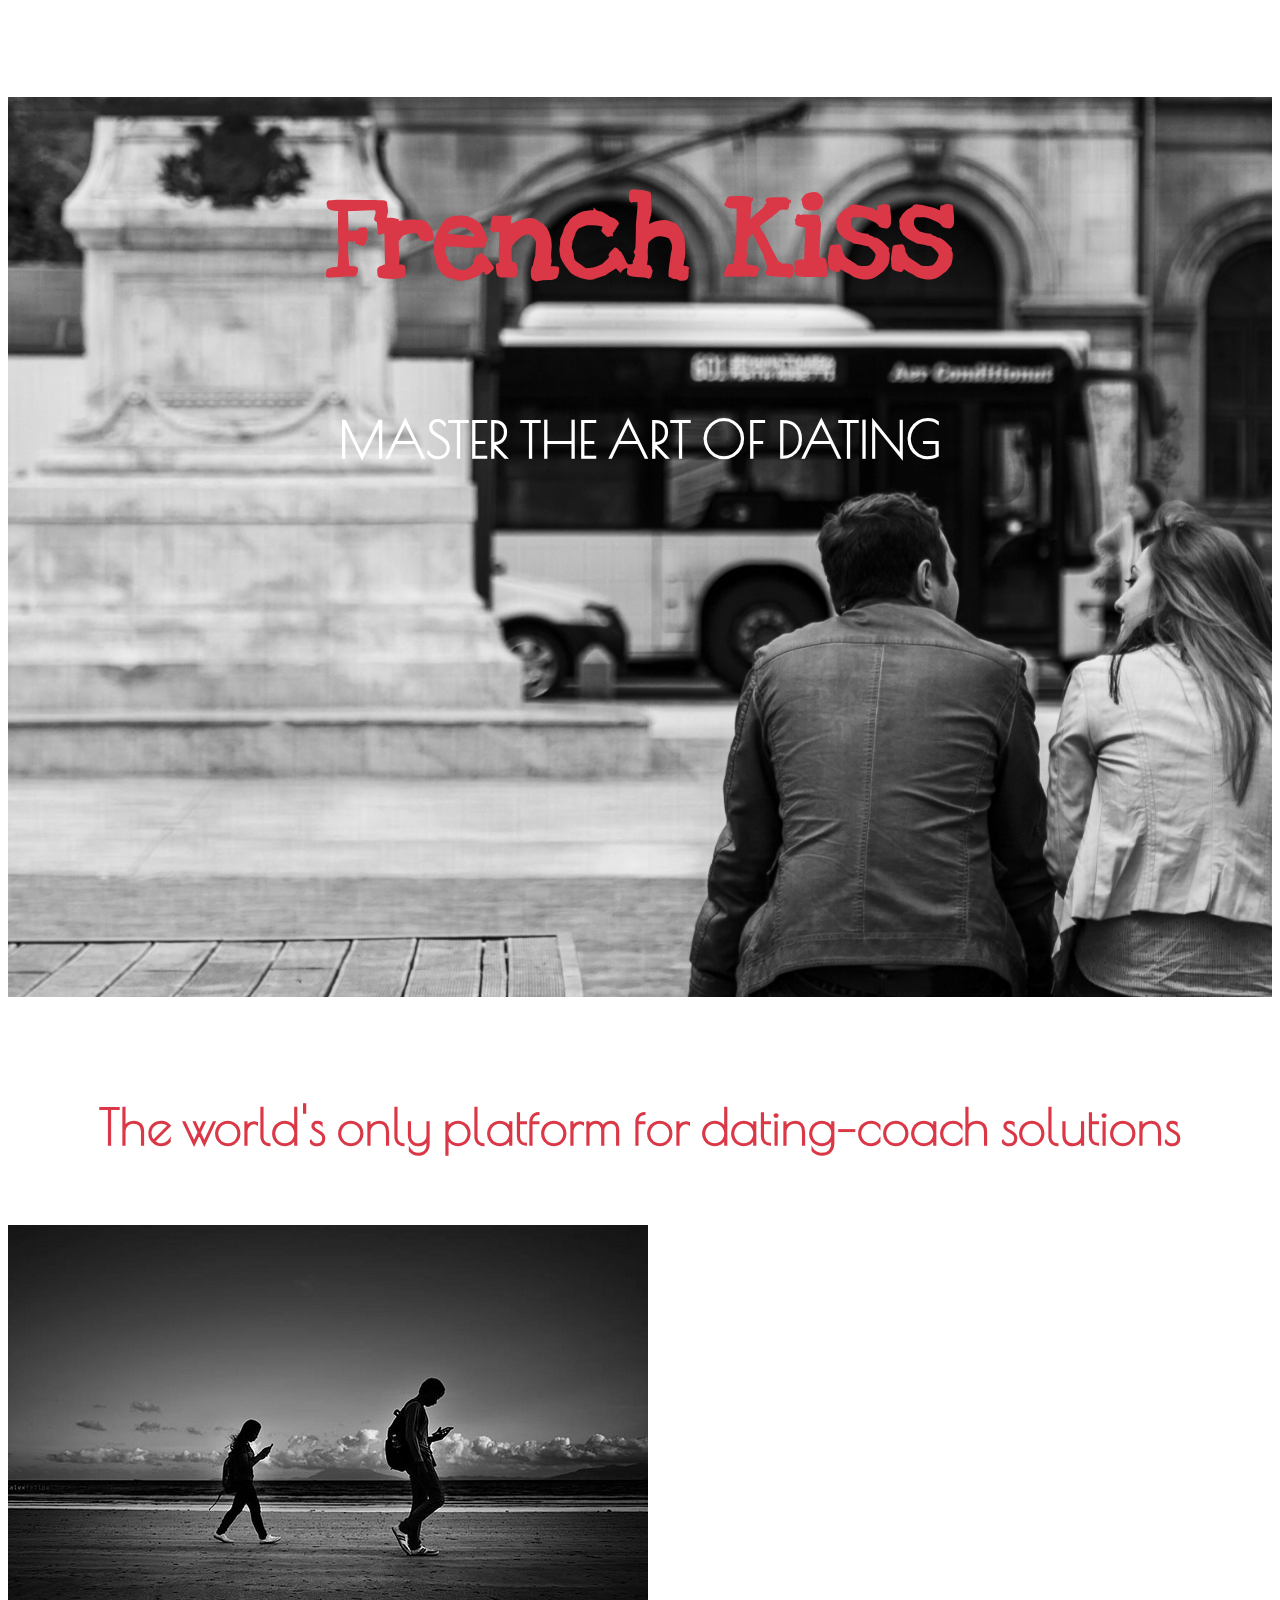
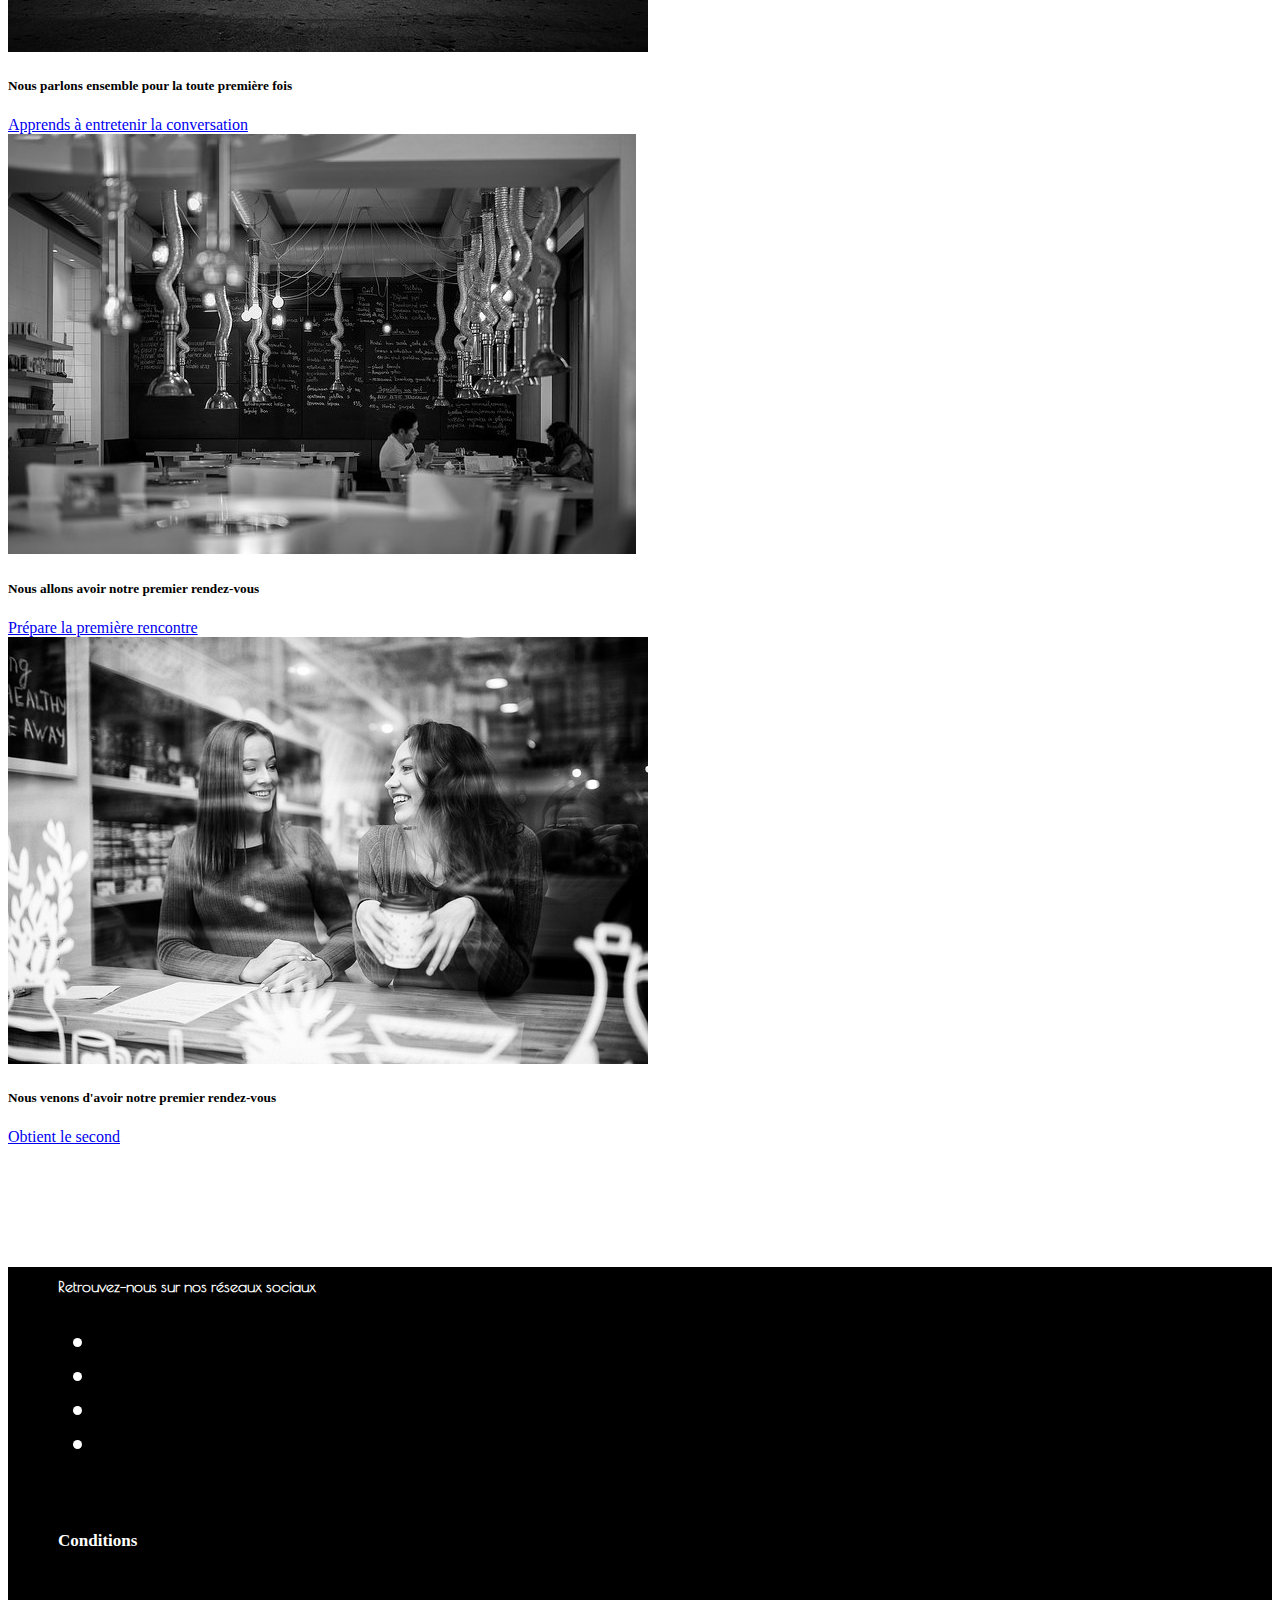
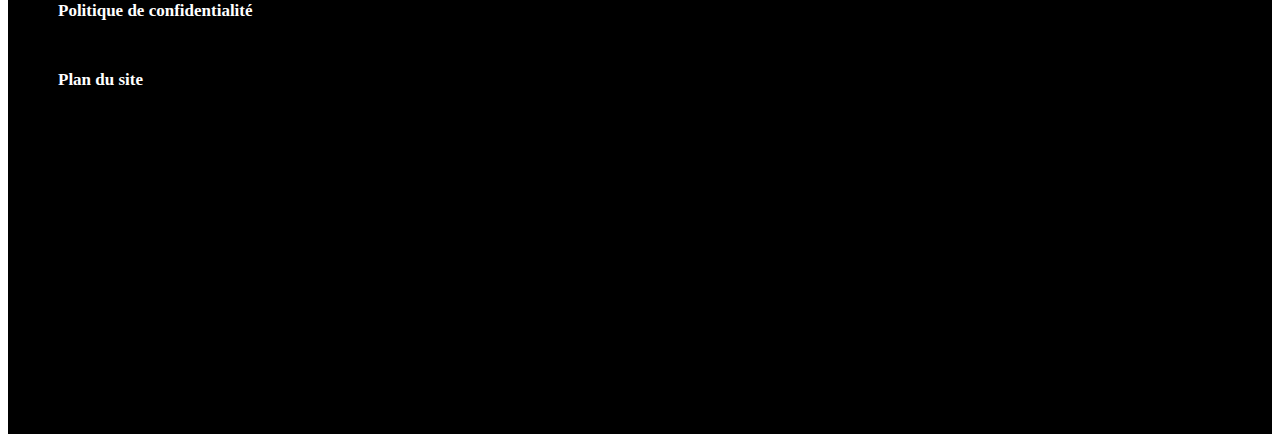
<file: index.html>
<!doctype html>
<html lang="en">
  <head>
    <!-- Required meta tags -->
    <meta charset="utf-8">
    <meta name="viewport" content="width=device-width, initial-scale=1, shrink-to-fit=no">
    <!-- Bootstrap CSS -->
    <link rel="stylesheet" href="https://stackpath.bootstrapcdn.com/bootstrap/4.1.0/css/bootstrap.min.css" integrity="sha384-9gVQ4dYFwwWSjIDZnLEWnxCjeSWFphJiwGPXr1jddIhOegiu1FwO5qRGvFXOdJZ4" crossorigin="anonymous">
    <title>French Kiss</title>
    <link rel="stylesheet" type="text/css" href="style.css">
    <link href="https://fonts.googleapis.com/css?family=Gugi|Love+Ya+Like+A+Sister|Pacifico" rel="stylesheet">
    <link href="https://fonts.googleapis.com/css?family=Poiret+One" rel="stylesheet">
    <link rel="stylesheet" href="https://use.fontawesome.com/releases/v5.0.10/css/all.css" integrity="sha384-+d0P83n9kaQMCwj8F4RJB66tzIwOKmrdb46+porD/OvrJ+37WqIM7UoBtwHO6Nlg" crossorigin="anonymous">
    <!-- Global site tag (gtag.js) - Google Analytics -->
<script async src="https://www.googletagmanager.com/gtag/js?id=UA-117924818-2"></script>
<script>
  window.dataLayer = window.dataLayer || [];
  function gtag(){dataLayer.push(arguments);}
  gtag('js', new Date());

  gtag('config', 'UA-117924818-2');
  ga('send', 'pageview', [page], [fieldsObject]);

</script>

  </head>
  <body>
    <div id="bannerup">
      <h2 class= "h2"> French Kiss</h2>
      <h2 class="myh2">MASTER THE ART OF DATING</h2>
    </div>
    <h3> <stong> The world's only platform for dating-coach solutions</stong> </h3>
    <div class="container">
      <div class="row">
        <div class="col-12 col-sm-6 col-lg-4">
          <div class="card text-center">
            <img class="card-img-top" src="images/tel.jpg" alt="Card image cap">
            <div class="card-body">
              <h5 class="card-title"> Nous parlons ensemble pour la toute première fois </h5>
              <a href="https://damien971.github.io/French-Kiss/CoachFrenchKiss" class="btn btn-danger">Apprends à entretenir la conversation</a>
            </div>
          </div>
        </div>
        <div class="col-12 col-sm-6 col-lg-4">
          <div class="card text-center">
            <img class="card-img-top" src="images/first.png" alt="Card image cap">
            <div class="card-body">
              <h5 class="card-title"> Nous allons avoir notre premier rendez-vous </h5>
              <a href="#" class="btn btn-danger">Prépare la première rencontre</a>
            </div>
          </div>
        </div>
        <div class="col-12 col-sm-6 col-lg-4">
          <div class="card text-center">
            <img class="card-img-top" src="images/talk.jpg" alt="Card image cap">
            <div class="card-body">
              <h5 class="card-title"> Nous venons d'avoir notre premier rendez-vous </h5>
              <a href="#" class="btn btn-danger">Obtient le second</a>
            </div>
          </div>
        </div>
      </div>
    </div>
    <div id="banner2">
      <div class="container-fluid">
        <div class="row">
          <div class="col-12 col-sm-6 col-lg-6">
            
            <h4 class="myh4"> Retrouvez-nous sur nos réseaux sociaux </h4>
            <ul class="list-inline">
              <li class="list-inline-item mr10"> <a href="https://www.facebook.com/" target=_blank><i class="fab fa-facebook-f white-icon"> </i> </a> </li>
              <li class="list-inline-item mr10"> <a href="https://www.twitter.com/" target=_blank> <i class="fab fa-twitter white-icon"></i> </a></li>
              <li class="list-inline-item mr10"> <a href="https://www.instagram.com/" target=_blank><i class="fab fa-instagram white-icon"></i> </a></li>
              <li class="list-inline-item mr10"> <a href="https://www.youtube.com/" target=_blank><i class="fab fa-youtube white-icon"></i> <a> </li>
            </ul>

            <h6> Conditions </h6>
            <h6> Politique de confidentialité </h6>
            <h6> Plan du site </h6>
          </div>

          <div class="col-12 col-sm-6 col-lg-6 text-right no-padding" >
            <iframe src="https://www.google.com/maps/embed?pb=!1m18!1m12!1m3!1d2906.909365235619!2d5.431372315443468!3d43.232359887559504!2m3!1f0!2f0!3f0!3m2!1i1024!2i768!4f13.1!3m3!1m2!1s0x12c9b90077246ae3%3A0x5f16d29ed1aba70!2sKEDGE+Business+School!5e0!3m2!1sfr!2sfr!4v1523956236963" width="500" height="300" frameborder="0" style="border:0" allowfullscreen></iframe>
          </div>
        </div>
      </div>
    </div>
    
  </body>
</html>
</file>
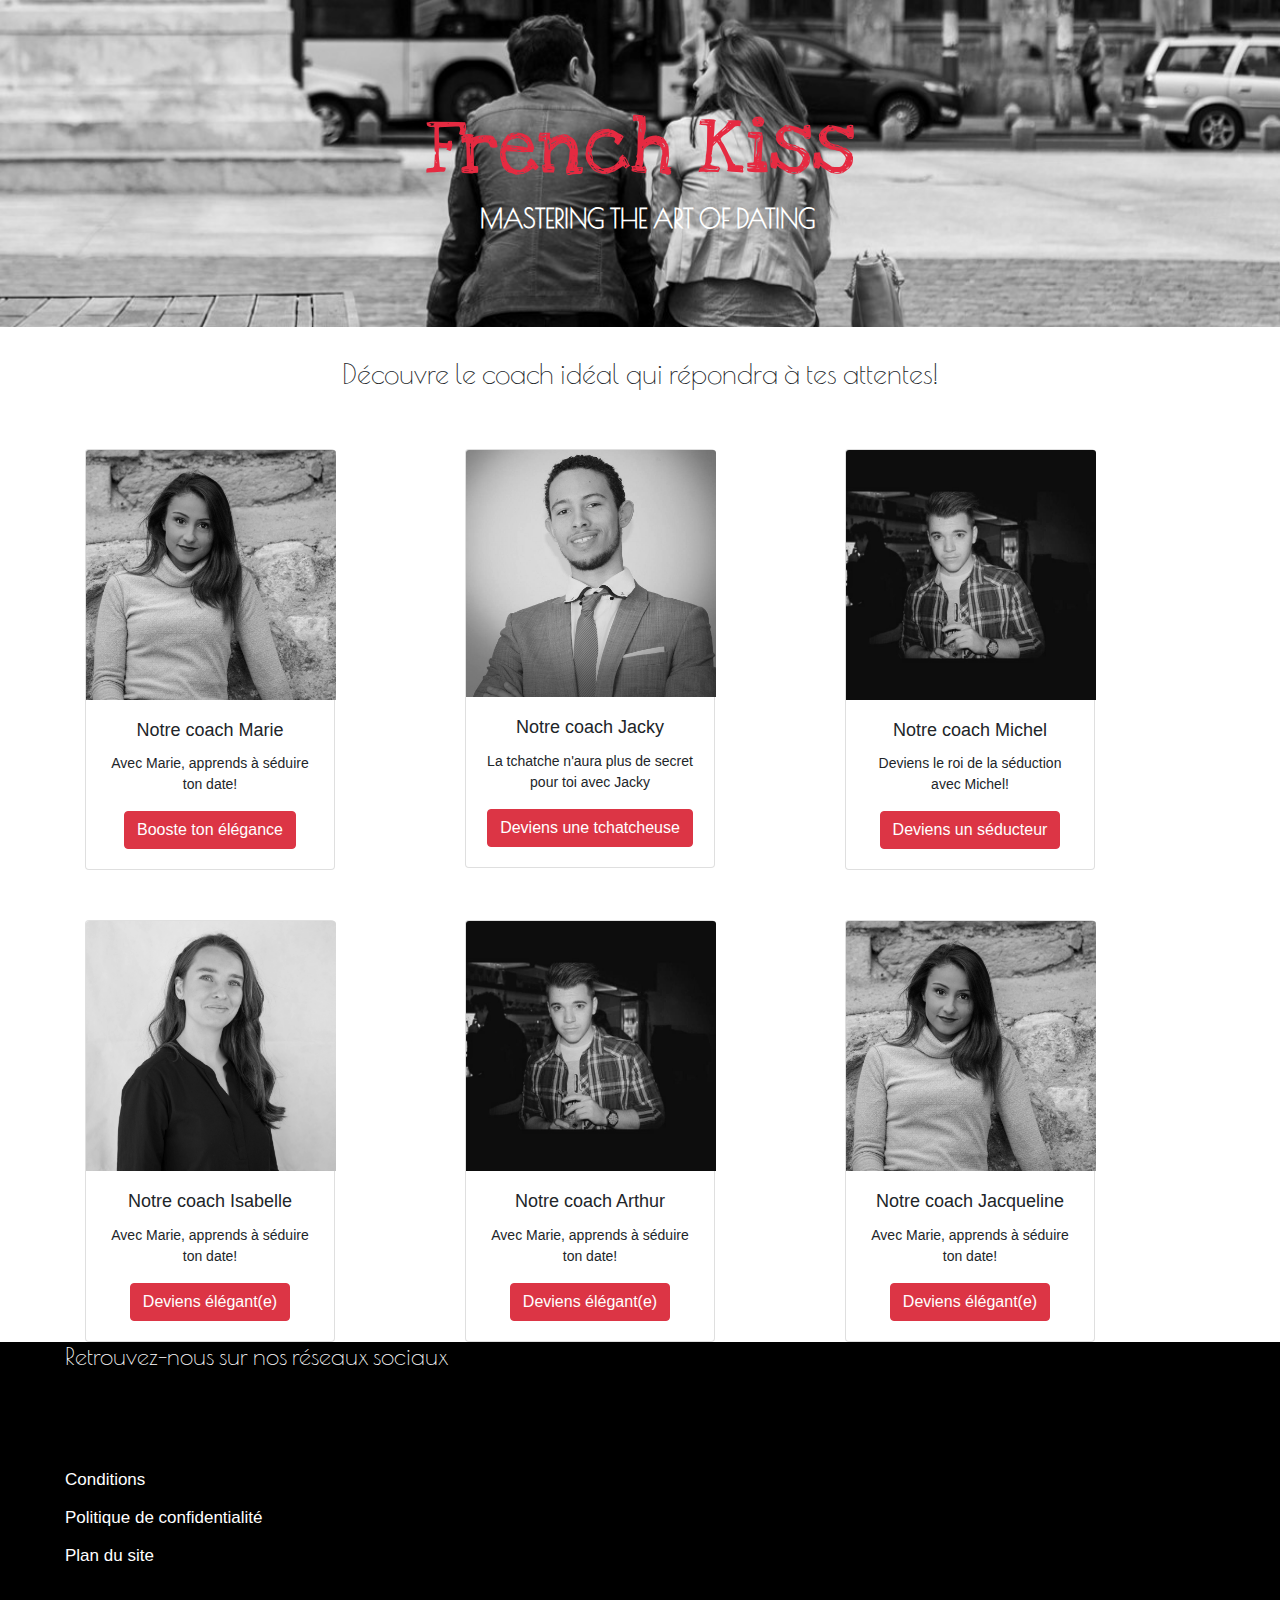
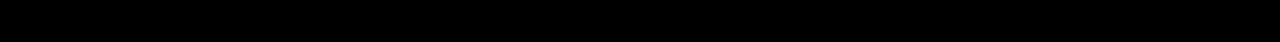
<file: CoachFrenchKiss.html>
<DOCTYPE html>
<html>
	<head>
		<link href="https://fonts.googleapis.com/css?family=Indie+Flower|Stylish" rel="stylesheet">
		<link rel="stylesheet" href="https://use.fontawesome.com/releases/v5.0.9/css/all.css" integrity="sha384-5SOiIsAziJl6AWe0HWRKTXlfcSHKmYV4RBF18PPJ173Kzn7jzMyFuTtk8JA7QQG1" crossorigin="anonymous">
		<link rel="stylesheet" href="https://maxcdn.bootstrapcdn.com/bootstrap/4.0.0/css/bootstrap.min.css" integrity="sha384-Gn5384xqQ1aoWXA+058RXPxPg6fy4IWvTNh0E263XmFcJlSAwiGgFAW/dAiS6JXm" crossorigin="anonymous">
		<link href="https://fonts.googleapis.com/css?family=Love+Ya+Like+A+Sister|Pacifico" rel="stylesheet">
		<link href="https://fonts.googleapis.com/css?family=Poiret+One" rel="stylesheet">
		<link rel="stylesheet" href="FKstyle.css">
	</head>
	<body>
		<div id="banner">
			<h1>French Kiss </h1></li>
			<h2 id="master"><strong>MASTERING THE ART OF DATING </h2></strong>
		</div>
		<h3>Découvre le coach idéal qui répondra à tes attentes!</h3>
		<div class="container">
			<div class="row coach">
				<div class="col-12 col-md-12 col-xl-4">
					<div class="card text-center">
						<img class="card-img-top" src="image/marie.jpg" alt="Card image cap" id="marie">
						<div class="card-body">
							<h5 class="card-title">Notre coach Marie</h5>
							<p class="card-text">Avec Marie, apprends à séduire ton date!</p>
							<a href="https://damien971.github.io/French-Kiss/coach_booking" class="btn btn-danger">Booste ton élégance</a>
						</div>
					</div>
				</div>
				<div class="col-12 col-md-12 col-xl-4">
					<div class="card text-center">
						<img class="card-img-top" src="image/damien.jpg" alt="Card image cap" id="damien">
						<div class="card-body">
							<h5 class="card-title">Notre coach Jacky</h5>
							<p class="card-text">La tchatche n'aura plus de secret pour toi avec Jacky </p>
							<a href="French-Kiss/coach_booking.html" class="btn btn-danger">Deviens une tchatcheuse</a>
						</div>
					</div>
				</div>
				<div class="col-12 col-md-12 col-xl-4">
					<div class="card text-center">
						<img class="card-img-top" src="image/arthur.jpg" alt="Card image cap" id="arthur">
						<div class="card-body">
							<h5 class="card-title">Notre coach Michel</h5>
							<p class="card-text">Deviens le roi de la séduction avec Michel!</p>
							<a href="#" class="btn btn-danger">Deviens un séducteur</a>
						</div>
					</div>
				</div>
				<div class="col-12 col-md-12 col-xl-4 ligne2">
					<div class="card text-center">
						<img class="card-img-top" src="image/isa.jpg" alt="Card image cap" id="isa">
						<div class="card-body">
							<h5 class="card-title">Notre coach Isabelle</h5>
							<p class="card-text">Avec Marie, apprends à séduire ton date!</p>
							<a href="#" class="btn btn-danger">Deviens élégant(e)</a>
						</div>
					</div>
				</div>
				<div class="col-12 col-md-12 col-xl-4 ligne2">
					<div class="card text-center">
						<img class="card-img-top" src="image/arthur.jpg" alt="Card image cap" id="arthur">
						<div class="card-body">
							<h5 class="card-title">Notre coach Arthur</h5>
							<p class="card-text">Avec Marie, apprends à séduire ton date!</p>
							<a href="#" class="btn btn-danger">Deviens élégant(e)</a>
						</div>
					</div>
				</div>
				<div class="col-12 col-md-12 col-xl-4 ligne2">
					<div class="card text-center">
						<img class="card-img-top" src="image/marie.jpg" alt="Card image cap" id="marie">
						<div class="card-body">
							<h5 class="card-title">Notre coach Jacqueline</h5>
							<p class="card-text">Avec Marie, apprends à séduire ton date!</p>
							<a href="#" class="btn btn-danger">Deviens élégant(e)</a>
						</div>
					</div>
				</div>
			</div>
		</div>
				<div id="banner2">
					<div class="container-fluid">
						<div class="row">
							<div class="col-12 col-sm-6 col-lg-6">
								<h4>Retrouvez-nous sur nos réseaux sociaux </h4>
								<ul class="list-inline">
									<li class="list-inline-item mr10"> <a href="https://www.facebook.com/" target=_blank><i class="fab fa-facebook-f white-icon"> </i> </a> </li>
									<li class="list-inline-item mr10"> <a href="https://www.twitter.com/" target=_blank> <i class="fab fa-twitter white-icon"></i> </a></li>
									<li class="list-inline-item mr10"> <a href="https://www.instagram.com/" target=_blank><i class="fab fa-instagram white-icon"></i> </a></li>
									<li class="list-inline-item mr10"> <a href="https://www.youtube.com/" target=_blank><i class="fab fa-youtube white-icon"></i> </a> </li>
								</ul>
								<h6> Conditions </h6>
								<h6> Politique de confidentialité </h6>
								<h6> Plan du site </h6>
							</div>
							<div class="col-12 col-sm-6 col-lg-6 text-right no-padding" >
								<iframe src="https://www.google.com/maps/embed?pb=!1m18!1m12!1m3!1d2906.909365235619!2d5.431372315443468!3d43.232359887559504!2m3!1f0!2f0!3f0!3m2!1i1024!2i768!4f13.1!3m3!1m2!1s0x12c9b90077246ae3%3A0x5f16d29ed1aba70!2sKEDGE+Business+School!5e0!3m2!1sfr!2sfr!4v1523956236963" width="500" height="300" frameborder="0" style="border:0" allowfullscreen></iframe>
							</div>
						</div>
					</div>
				</div>
			</div>
		</div>	
	</body>
</html>
</file>
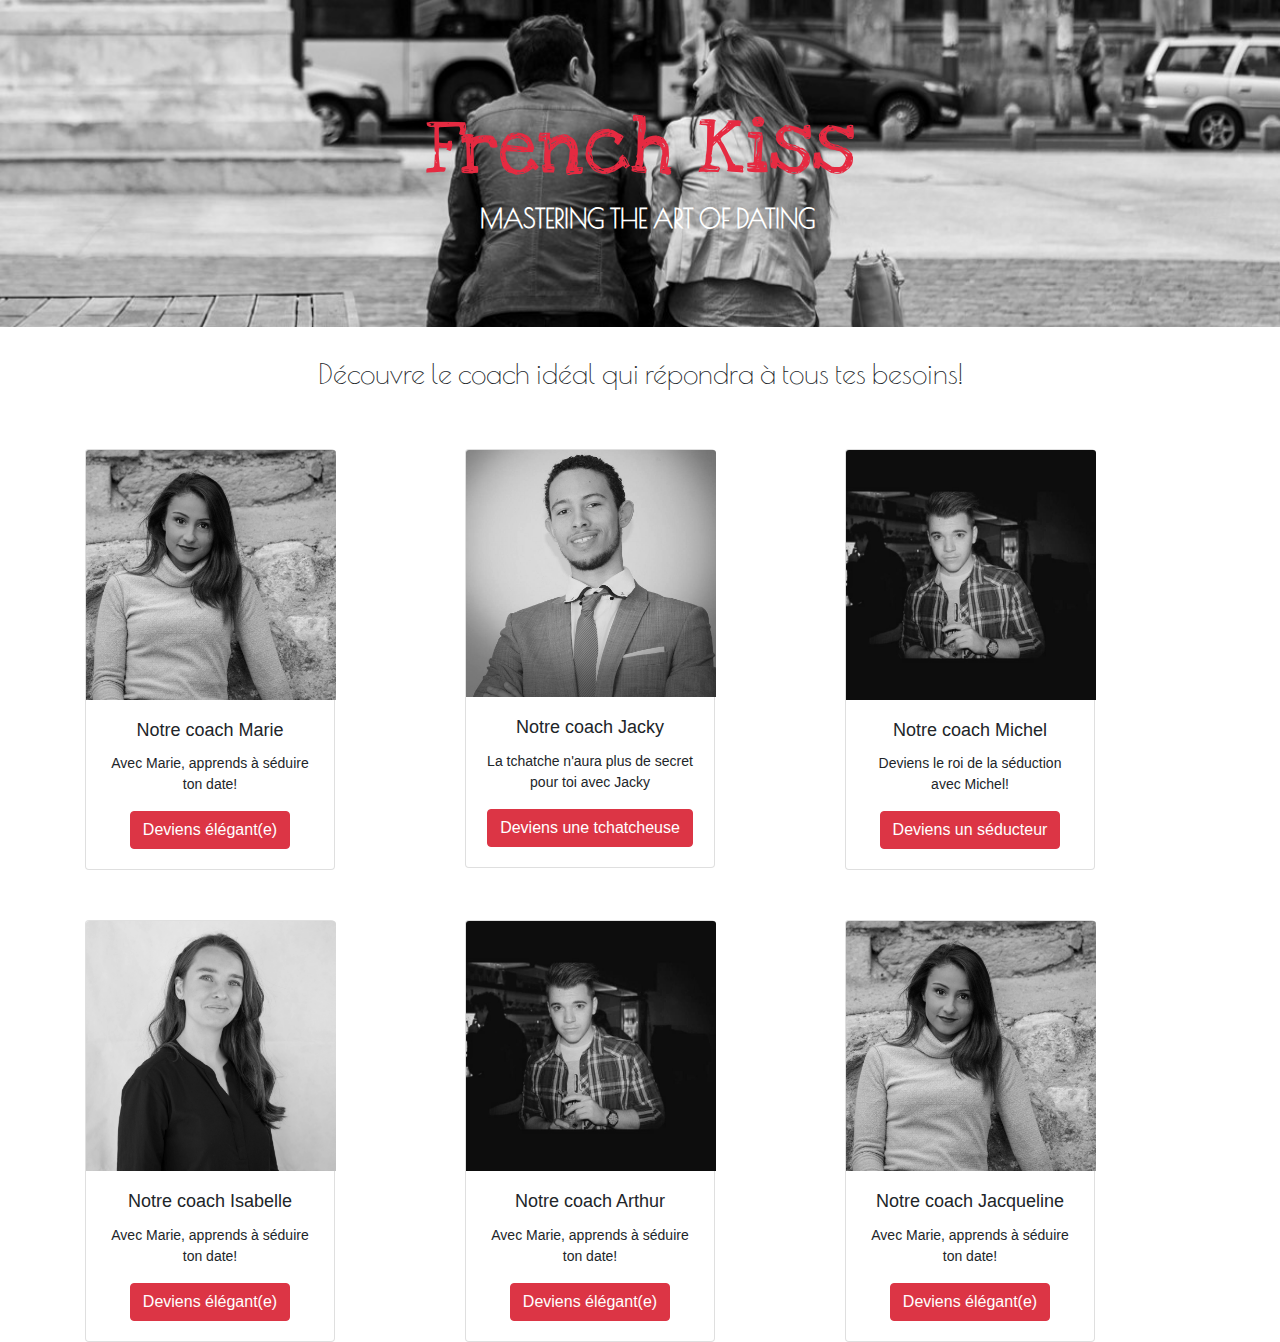
<file: page2FK.html>
<DOCTYPE html>
<html>
	<head>
		<link href="https://fonts.googleapis.com/css?family=Indie+Flower|Stylish" rel="stylesheet">
		<link rel="stylesheet" href="https://use.fontawesome.com/releases/v5.0.9/css/all.css" integrity="sha384-5SOiIsAziJl6AWe0HWRKTXlfcSHKmYV4RBF18PPJ173Kzn7jzMyFuTtk8JA7QQG1" crossorigin="anonymous">
		<link rel="stylesheet" href="https://maxcdn.bootstrapcdn.com/bootstrap/4.0.0/css/bootstrap.min.css" integrity="sha384-Gn5384xqQ1aoWXA+058RXPxPg6fy4IWvTNh0E263XmFcJlSAwiGgFAW/dAiS6JXm" crossorigin="anonymous">
		<link href="https://fonts.googleapis.com/css?family=Love+Ya+Like+A+Sister|Pacifico" rel="stylesheet">
		<link href="https://fonts.googleapis.com/css?family=Poiret+One" rel="stylesheet">

		<link rel="stylesheet" href="FKstyle.css">

	</head>
	<body>
		<div id="banner">
			<h1>French Kiss </h1></li>
			<h2 id="master"><strong>MASTERING THE ART OF DATING </h2></strong>
			
		</div>
		<h3>Découvre le coach idéal qui répondra à tous tes besoins!</h3>
		<div class="container">
			<div class="row coach">
				<div class="col-12 col-md-12 col-xl-4">
					<div class="card text-center">
					  <img class="card-img-top" src="image/marie.jpg" alt="Card image cap" id="marie">
					  <div class="card-body">
					    <h5 class="card-title">Notre coach Marie</h5>
					    <p class="card-text">Avec Marie, apprends à séduire ton date!</p>
					    <a href="#" class="btn btn-danger">Deviens élégant(e)</a>
					  </div>
					</div>
				</div>
				<div class="col-12 col-md-12 col-xl-4">
					<div class="card text-center">
					  <img class="card-img-top" src="image/damien.jpg" alt="Card image cap" id="damien">
					  <div class="card-body">
					    <h5 class="card-title">Notre coach Jacky</h5>
					    <p class="card-text">La tchatche n'aura plus de secret pour toi avec Jacky </p>
					    <a href="French-Kiss/coach_booking.html" class="btn btn-danger">Deviens une tchatcheuse</a>
					  </div>
					</div>
				</div>
				<div class="col-12 col-md-12 col-xl-4">
					<div class="card text-center">
					  <img class="card-img-top" src="image/arthur.jpg" alt="Card image cap" id="arthur">
					  <div class="card-body">
					    <h5 class="card-title">Notre coach Michel</h5>
					    <p class="card-text">Deviens le roi de la séduction avec Michel!</p>
					    <a href="#" class="btn btn-danger">Deviens un séducteur</a>
					  </div>
					</div>
				</div>
				<div class="col-12 col-md-12 col-xl-4 ligne2">
					<div class="card text-center">
					  <img class="card-img-top" src="image/isa.jpg" alt="Card image cap" id="isa">
					  <div class="card-body">
					    <h5 class="card-title">Notre coach Isabelle</h5>
					    <p class="card-text">Avec Marie, apprends à séduire ton date!</p>
					    <a href="#" class="btn btn-danger">Deviens élégant(e)</a>
					  </div>
					</div>
				</div>
				<div class="col-12 col-md-12 col-xl-4 ligne2">
					<div class="card text-center">
					  <img class="card-img-top" src="image/arthur.jpg" alt="Card image cap" id="arthur">
					  <div class="card-body">
					    <h5 class="card-title">Notre coach Arthur</h5>
					    <p class="card-text">Avec Marie, apprends à séduire ton date!</p>
					    <a href="#" class="btn btn-danger">Deviens élégant(e)</a>
					  </div>
					</div>
				</div>
				<div class="col-12 col-md-12 col-xl-4 ligne2">
					<div class="card text-center">
					  <img class="card-img-top" src="image/marie.jpg" alt="Card image cap" id="marie">
					  <div class="card-body">
					    <h5 class="card-title">Notre coach Jacqueline</h5>
					    <p class="card-text">Avec Marie, apprends à séduire ton date!</p>
					    <a href="#" class="btn btn-danger">Deviens élégant(e)</a>
					  </div>
					</div>
				</div>
			
				<!-- <div class="col-12 col-md-12 col-xl-4">
					<img src="image/damien.jpg" alt="coach" width="200" class="image" id="damien">
					<p>Concrétise ta soirée</p>
				</div>
				<div class="col-12 col-md-12 col-xl-4">
					<img src="image/arthur.jpg" alt="coach" width="200" class="image" id="arthur">
					<p>Soigne ton apparence</p>
				</div>
				<div class="col-12 col-md-12 col-xl-4">
					<img src="image/isa.jpg" alt="coach" width="200" class="image" id="isa">
					<p>Débloque ta timidité </p>
				</div>
				<div class="col-12 col-md-12 col-xl-4">
					<img src="image/arthur.jpg" alt="coach" width="200" class="image" id="arthur">
				</div>
				<div class="col-12 col-md-12 col-xl-4">
					<img src="image/marie.jpg" alt="coach" width="200" class="image" id="marie">
				</div> -->
			</div>
		</div>


		
		

	</body>
</html>
</file>
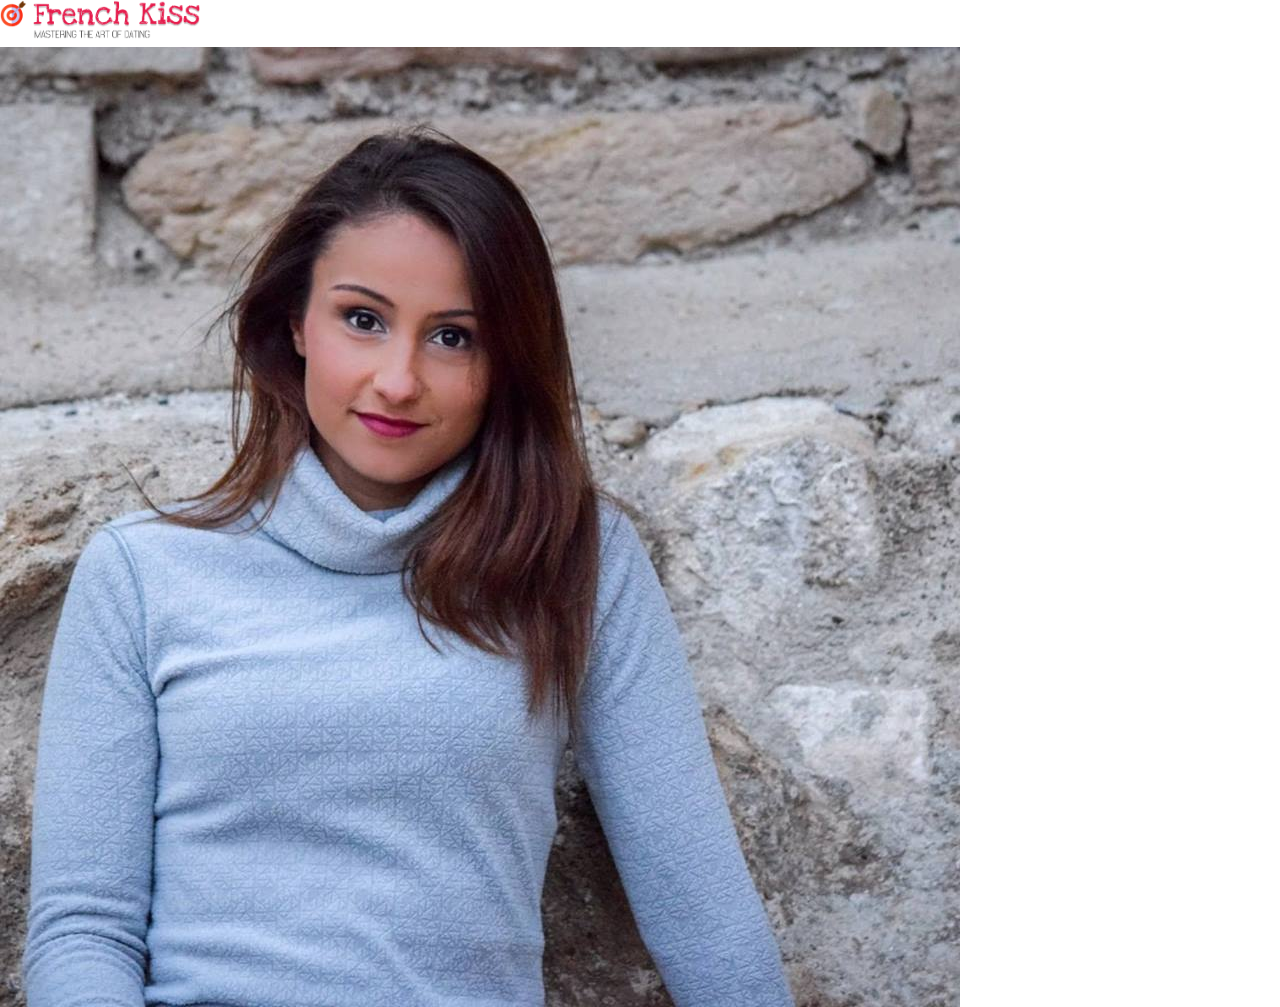
<file: images/Coach booking.html>
<!DOCTYPE html>
<!-- saved from url=(0090)file:///C:/Users/SESA468896/Documents/GitHub/French-Kiss/CoachBooking/Coach%20booking.html -->
<html><head><meta http-equiv="Content-Type" content="text/html; charset=UTF-8">

		</head><body><tittle> <img src="./Coach booking_files/FrenchKissLogo.png" width="200px"> </tittle>
		
		<link rel="stylesheet" href="./Coach booking_files/all.css" integrity="sha384-5SOiIsAziJl6AWe0HWRKTXlfcSHKmYV4RBF18PPJ173Kzn7jzMyFuTtk8JA7QQG1" crossorigin="anonymous">
		<link rel="stylesheet" href="./Coach booking_files/bootstrap.min.css" integrity="sha384-Gn5384xqQ1aoWXA+058RXPxPg6fy4IWvTNh0E263XmFcJlSAwiGgFAW/dAiS6JXm" crossorigin="anonymous">
		<link rel="stylesheet" href="./Coach booking_files/style.css">
		<meta name="viewport" content="width=device-width, initial-scale=1, shrink-to-fit=no">
		<link href="./Coach booking_files/css" rel="stylesheet">
		<link href="./Coach booking_files/css(1)" rel="stylesheet">
		<link rel="stylesheet" href="./Coach booking_files/all.css" integrity="sha384-5SOiIsAziJl6AWe0HWRKTXlfcSHKmYV4RBF18PPJ173Kzn7jzMyFuTtk8JA7QQG1" crossorigin="anonymous">
		<link rel="stylesheet" href="./Coach booking_files/bootstrap.min.css" integrity="sha384-Gn5384xqQ1aoWXA+058RXPxPg6fy4IWvTNh0E263XmFcJlSAwiGgFAW/dAiS6JXm" crossorigin="anonymous">
		<link rel="stylesheet" href="./Coach booking_files/style.css">
		<link href="./Coach booking_files/css(2)" rel="stylesheet">

	



	
		<h1 class="CoachMarie">
		</h1>
		<img src="./Coach booking_files/CoachMarie.jpg">
		



	


</body></html>
</file>
<file: style.css>
.h2{
font-family: 'Love Ya Like A Sister', cursive;
color: rgb(219, 56, 71);
font-size: 117px;
padding-top: 70px;
}
.h2M{
font-family: 'Love Ya Like A Sister', cursive;
color: rgb(219, 56, 71);
font-size: 80px;
padding-top: 40px;
}
h3{
font-family: 'Poiret One', cursive;
color: rgb(219, 56, 71);
text-align: center;
font-size: 50px;
padding-top: 50px;
}
#bannerup {
background-image: url(images/date_kiss.jpg);
text-align: center;
font-family: 'Poiret One', cursive;
height: 100vh;
background-repeat: no-repeat;
background-size: cover;
size: 100px;
}
#bannerupmarie {
background-image: url(images/banner_marie.jpg);
text-align: center;
font-family: 'Poiret One', cursive;
background-repeat: no-repeat;
background-size: cover;
size: 75px;
}
.myh2 {
color:white;
font-size: 50px;
}
.myh2M {
color:white;
font-size: 25px;
padding-bottom: 50px;
}
.container{
padding-top: 20px;
padding-bottom: 100px;
}
.myh4{
color:white;
font-family: 'Poiret One', cursive;
margin-left: 50px;
padding-top: 10px;
}
#banner2{
background-color: black;
}
.list-inline{
color:white;
font-size: 30px;
padding-bottom: 20px;
text-align: left;
text-align: justify-all;
margin-left: 50px;
}
h6{
color:white;
font-size: 17px;
padding-top: 10px;
margin-left: 50px;
}
.no-padding{
padding:0px;
}
.mr10{
margin-right: 30px;
}
.white-icon{
color:white;
}
}
.CoachMarie {
padding-top:25px;
padding-bottom: 25px;
padding-left: 25px}
#photoMarie{
filter: grayscale(100%);
border-radius: 50%;
}
.testimonials_names{font-size: 30px}
h2{font-size: 10px}
h1{
font-family: 'Poiret One', cursive;
font-size: 30px;
text-align: center;
color: rgb(219, 56, 71);
}
.bookingmarie{
padding-top:20px;
padding-bottom:20px;
}
.photomarie{
text-align: center;
border-radius:50%;
}
#banner{
background-image: url(images/frenchkisscoaching.jpg);
padding-top:20px;
padding-bottom:20px;
}
</file>
<file: FKstyle.css>
FKstyle.css
.image {
	
	border-radius: 50%;
}
#marie {
	
	
	width : 250px;
	
	filter: grayscale(100%);
}
#damien {
	
	width : 250px;
	filter: grayscale(100%);
}
#arthur {
	
	width : 250px;
	filter: grayscale(100%);
}
#isa {
	
	width: 250px;
	filter: grayscale(100%);
}
h1 {
	font-family: 'Love Ya Like A Sister', cursive;
	color: #E62A41;
	font-size : 80px;
	padding-top: 15px;

}
h2 {
	font-family: 'Poiret One', cursive;
	font-size: 25px;
	padding-left: 15px;
	color: white;
}
h3 {
	font-family: 'Poiret One', cursive;
	text-align: center;
	padding-top: 30px;
}
.card {
	width : 250px;
	min-height: 45%;
}
#logo {
	width : 50px;
}


.coach {
	padding-top: 50px;
}
.card-title {
	font-size: 18px;
}
.card-text {
	font-size: 14px;
}
.ligne2 {
	padding-top: 50px;
}


#banner {
	padding-top: 85px;
	padding-bottom: 85px;
	text-align: center;
	background-image : url(image/banner.jpg);
	background-size: cover;
}
h4 {
	color:white;
	font-family: 'Poiret One', cursive;
	margin-left: 50px;
}
#banner2{
	background-color: black;
	background-size: cover;
}
.list-inline{
	color:white;
	font-size: 30px;
	padding-bottom: 20px;
	margin-left: 50px;
}
h6{
	color:white;
	font-size: 17px;
	padding-top: 10px;
	margin-left: 50px;
}
.no-padding{
	padding:0px;
}
.mr10{
	margin-right: 30px;
}
.white-icon{
	color:white;
}
</file>
<file: images/Coach booking_files/style.css>
#logo{
}
#CoachMarie {
	padding-top:25px;
	padding-bottom: 25px;
	padding-left: 25px;
	border-radius: 50%;
}
#banner {
	padding-top: 85px;
	padding-bottom: 85px;
	text-align: center;
	background-image : url(image/banner.jpg);
	background-size: cover;
}
</file>
<file: images/Coach booking_files/all.css>
/*!
 * Font Awesome Free 5.0.9 by @fontawesome - https://fontawesome.com
 * License - https://fontawesome.com/license (Icons: CC BY 4.0, Fonts: SIL OFL 1.1, Code: MIT License)
 */
.fa,.fab,.fal,.far,.fas{-moz-osx-font-smoothing:grayscale;-webkit-font-smoothing:antialiased;display:inline-block;font-style:normal;font-variant:normal;text-rendering:auto;line-height:1}.fa-lg{font-size:1.33333em;line-height:.75em;vertical-align:-.0667em}.fa-xs{font-size:.75em}.fa-sm{font-size:.875em}.fa-1x{font-size:1em}.fa-2x{font-size:2em}.fa-3x{font-size:3em}.fa-4x{font-size:4em}.fa-5x{font-size:5em}.fa-6x{font-size:6em}.fa-7x{font-size:7em}.fa-8x{font-size:8em}.fa-9x{font-size:9em}.fa-10x{font-size:10em}.fa-fw{text-align:center;width:1.25em}.fa-ul{list-style-type:none;margin-left:2.5em;padding-left:0}.fa-ul>li{position:relative}.fa-li{left:-2em;position:absolute;text-align:center;width:2em;line-height:inherit}.fa-border{border:.08em solid #eee;border-radius:.1em;padding:.2em .25em .15em}.fa-pull-left{float:left}.fa-pull-right{float:right}.fa.fa-pull-left,.fab.fa-pull-left,.fal.fa-pull-left,.far.fa-pull-left,.fas.fa-pull-left{margin-right:.3em}.fa.fa-pull-right,.fab.fa-pull-right,.fal.fa-pull-right,.far.fa-pull-right,.fas.fa-pull-right{margin-left:.3em}.fa-spin{-webkit-animation:a 2s infinite linear;animation:a 2s infinite linear}.fa-pulse{-webkit-animation:a 1s infinite steps(8);animation:a 1s infinite steps(8)}@-webkit-keyframes a{0%{-webkit-transform:rotate(0deg);transform:rotate(0deg)}to{-webkit-transform:rotate(1turn);transform:rotate(1turn)}}@keyframes a{0%{-webkit-transform:rotate(0deg);transform:rotate(0deg)}to{-webkit-transform:rotate(1turn);transform:rotate(1turn)}}.fa-rotate-90{-ms-filter:"progid:DXImageTransform.Microsoft.BasicImage(rotation=1)";-webkit-transform:rotate(90deg);transform:rotate(90deg)}.fa-rotate-180{-ms-filter:"progid:DXImageTransform.Microsoft.BasicImage(rotation=2)";-webkit-transform:rotate(180deg);transform:rotate(180deg)}.fa-rotate-270{-ms-filter:"progid:DXImageTransform.Microsoft.BasicImage(rotation=3)";-webkit-transform:rotate(270deg);transform:rotate(270deg)}.fa-flip-horizontal{-ms-filter:"progid:DXImageTransform.Microsoft.BasicImage(rotation=0, mirror=1)";-webkit-transform:scaleX(-1);transform:scaleX(-1)}.fa-flip-vertical{-webkit-transform:scaleY(-1);transform:scaleY(-1)}.fa-flip-horizontal.fa-flip-vertical,.fa-flip-vertical{-ms-filter:"progid:DXImageTransform.Microsoft.BasicImage(rotation=2, mirror=1)"}.fa-flip-horizontal.fa-flip-vertical{-webkit-transform:scale(-1);transform:scale(-1)}:root .fa-flip-horizontal,:root .fa-flip-vertical,:root .fa-rotate-90,:root .fa-rotate-180,:root .fa-rotate-270{-webkit-filter:none;filter:none}.fa-stack{display:inline-block;height:2em;line-height:2em;position:relative;vertical-align:middle;width:2em}.fa-stack-1x,.fa-stack-2x{left:0;position:absolute;text-align:center;width:100%}.fa-stack-1x{line-height:inherit}.fa-stack-2x{font-size:2em}.fa-inverse{color:#fff}.fa-500px:before{content:"\f26e"}.fa-accessible-icon:before{content:"\f368"}.fa-accusoft:before{content:"\f369"}.fa-address-book:before{content:"\f2b9"}.fa-address-card:before{content:"\f2bb"}.fa-adjust:before{content:"\f042"}.fa-adn:before{content:"\f170"}.fa-adversal:before{content:"\f36a"}.fa-affiliatetheme:before{content:"\f36b"}.fa-algolia:before{content:"\f36c"}.fa-align-center:before{content:"\f037"}.fa-align-justify:before{content:"\f039"}.fa-align-left:before{content:"\f036"}.fa-align-right:before{content:"\f038"}.fa-allergies:before{content:"\f461"}.fa-amazon:before{content:"\f270"}.fa-amazon-pay:before{content:"\f42c"}.fa-ambulance:before{content:"\f0f9"}.fa-american-sign-language-interpreting:before{content:"\f2a3"}.fa-amilia:before{content:"\f36d"}.fa-anchor:before{content:"\f13d"}.fa-android:before{content:"\f17b"}.fa-angellist:before{content:"\f209"}.fa-angle-double-down:before{content:"\f103"}.fa-angle-double-left:before{content:"\f100"}.fa-angle-double-right:before{content:"\f101"}.fa-angle-double-up:before{content:"\f102"}.fa-angle-down:before{content:"\f107"}.fa-angle-left:before{content:"\f104"}.fa-angle-right:before{content:"\f105"}.fa-angle-up:before{content:"\f106"}.fa-angrycreative:before{content:"\f36e"}.fa-angular:before{content:"\f420"}.fa-app-store:before{content:"\f36f"}.fa-app-store-ios:before{content:"\f370"}.fa-apper:before{content:"\f371"}.fa-apple:before{content:"\f179"}.fa-apple-pay:before{content:"\f415"}.fa-archive:before{content:"\f187"}.fa-arrow-alt-circle-down:before{content:"\f358"}.fa-arrow-alt-circle-left:before{content:"\f359"}.fa-arrow-alt-circle-right:before{content:"\f35a"}.fa-arrow-alt-circle-up:before{content:"\f35b"}.fa-arrow-circle-down:before{content:"\f0ab"}.fa-arrow-circle-left:before{content:"\f0a8"}.fa-arrow-circle-right:before{content:"\f0a9"}.fa-arrow-circle-up:before{content:"\f0aa"}.fa-arrow-down:before{content:"\f063"}.fa-arrow-left:before{content:"\f060"}.fa-arrow-right:before{content:"\f061"}.fa-arrow-up:before{content:"\f062"}.fa-arrows-alt:before{content:"\f0b2"}.fa-arrows-alt-h:before{content:"\f337"}.fa-arrows-alt-v:before{content:"\f338"}.fa-assistive-listening-systems:before{content:"\f2a2"}.fa-asterisk:before{content:"\f069"}.fa-asymmetrik:before{content:"\f372"}.fa-at:before{content:"\f1fa"}.fa-audible:before{content:"\f373"}.fa-audio-description:before{content:"\f29e"}.fa-autoprefixer:before{content:"\f41c"}.fa-avianex:before{content:"\f374"}.fa-aviato:before{content:"\f421"}.fa-aws:before{content:"\f375"}.fa-backward:before{content:"\f04a"}.fa-balance-scale:before{content:"\f24e"}.fa-ban:before{content:"\f05e"}.fa-band-aid:before{content:"\f462"}.fa-bandcamp:before{content:"\f2d5"}.fa-barcode:before{content:"\f02a"}.fa-bars:before{content:"\f0c9"}.fa-baseball-ball:before{content:"\f433"}.fa-basketball-ball:before{content:"\f434"}.fa-bath:before{content:"\f2cd"}.fa-battery-empty:before{content:"\f244"}.fa-battery-full:before{content:"\f240"}.fa-battery-half:before{content:"\f242"}.fa-battery-quarter:before{content:"\f243"}.fa-battery-three-quarters:before{content:"\f241"}.fa-bed:before{content:"\f236"}.fa-beer:before{content:"\f0fc"}.fa-behance:before{content:"\f1b4"}.fa-behance-square:before{content:"\f1b5"}.fa-bell:before{content:"\f0f3"}.fa-bell-slash:before{content:"\f1f6"}.fa-bicycle:before{content:"\f206"}.fa-bimobject:before{content:"\f378"}.fa-binoculars:before{content:"\f1e5"}.fa-birthday-cake:before{content:"\f1fd"}.fa-bitbucket:before{content:"\f171"}.fa-bitcoin:before{content:"\f379"}.fa-bity:before{content:"\f37a"}.fa-black-tie:before{content:"\f27e"}.fa-blackberry:before{content:"\f37b"}.fa-blind:before{content:"\f29d"}.fa-blogger:before{content:"\f37c"}.fa-blogger-b:before{content:"\f37d"}.fa-bluetooth:before{content:"\f293"}.fa-bluetooth-b:before{content:"\f294"}.fa-bold:before{content:"\f032"}.fa-bolt:before{content:"\f0e7"}.fa-bomb:before{content:"\f1e2"}.fa-book:before{content:"\f02d"}.fa-bookmark:before{content:"\f02e"}.fa-bowling-ball:before{content:"\f436"}.fa-box:before{content:"\f466"}.fa-box-open:before{content:"\f49e"}.fa-boxes:before{content:"\f468"}.fa-braille:before{content:"\f2a1"}.fa-briefcase:before{content:"\f0b1"}.fa-briefcase-medical:before{content:"\f469"}.fa-btc:before{content:"\f15a"}.fa-bug:before{content:"\f188"}.fa-building:before{content:"\f1ad"}.fa-bullhorn:before{content:"\f0a1"}.fa-bullseye:before{content:"\f140"}.fa-burn:before{content:"\f46a"}.fa-buromobelexperte:before{content:"\f37f"}.fa-bus:before{content:"\f207"}.fa-buysellads:before{content:"\f20d"}.fa-calculator:before{content:"\f1ec"}.fa-calendar:before{content:"\f133"}.fa-calendar-alt:before{content:"\f073"}.fa-calendar-check:before{content:"\f274"}.fa-calendar-minus:before{content:"\f272"}.fa-calendar-plus:before{content:"\f271"}.fa-calendar-times:before{content:"\f273"}.fa-camera:before{content:"\f030"}.fa-camera-retro:before{content:"\f083"}.fa-capsules:before{content:"\f46b"}.fa-car:before{content:"\f1b9"}.fa-caret-down:before{content:"\f0d7"}.fa-caret-left:before{content:"\f0d9"}.fa-caret-right:before{content:"\f0da"}.fa-caret-square-down:before{content:"\f150"}.fa-caret-square-left:before{content:"\f191"}.fa-caret-square-right:before{content:"\f152"}.fa-caret-square-up:before{content:"\f151"}.fa-caret-up:before{content:"\f0d8"}.fa-cart-arrow-down:before{content:"\f218"}.fa-cart-plus:before{content:"\f217"}.fa-cc-amazon-pay:before{content:"\f42d"}.fa-cc-amex:before{content:"\f1f3"}.fa-cc-apple-pay:before{content:"\f416"}.fa-cc-diners-club:before{content:"\f24c"}.fa-cc-discover:before{content:"\f1f2"}.fa-cc-jcb:before{content:"\f24b"}.fa-cc-mastercard:before{content:"\f1f1"}.fa-cc-paypal:before{content:"\f1f4"}.fa-cc-stripe:before{content:"\f1f5"}.fa-cc-visa:before{content:"\f1f0"}.fa-centercode:before{content:"\f380"}.fa-certificate:before{content:"\f0a3"}.fa-chart-area:before{content:"\f1fe"}.fa-chart-bar:before{content:"\f080"}.fa-chart-line:before{content:"\f201"}.fa-chart-pie:before{content:"\f200"}.fa-check:before{content:"\f00c"}.fa-check-circle:before{content:"\f058"}.fa-check-square:before{content:"\f14a"}.fa-chess:before{content:"\f439"}.fa-chess-bishop:before{content:"\f43a"}.fa-chess-board:before{content:"\f43c"}.fa-chess-king:before{content:"\f43f"}.fa-chess-knight:before{content:"\f441"}.fa-chess-pawn:before{content:"\f443"}.fa-chess-queen:before{content:"\f445"}.fa-chess-rook:before{content:"\f447"}.fa-chevron-circle-down:before{content:"\f13a"}.fa-chevron-circle-left:before{content:"\f137"}.fa-chevron-circle-right:before{content:"\f138"}.fa-chevron-circle-up:before{content:"\f139"}.fa-chevron-down:before{content:"\f078"}.fa-chevron-left:before{content:"\f053"}.fa-chevron-right:before{content:"\f054"}.fa-chevron-up:before{content:"\f077"}.fa-child:before{content:"\f1ae"}.fa-chrome:before{content:"\f268"}.fa-circle:before{content:"\f111"}.fa-circle-notch:before{content:"\f1ce"}.fa-clipboard:before{content:"\f328"}.fa-clipboard-check:before{content:"\f46c"}.fa-clipboard-list:before{content:"\f46d"}.fa-clock:before{content:"\f017"}.fa-clone:before{content:"\f24d"}.fa-closed-captioning:before{content:"\f20a"}.fa-cloud:before{content:"\f0c2"}.fa-cloud-download-alt:before{content:"\f381"}.fa-cloud-upload-alt:before{content:"\f382"}.fa-cloudscale:before{content:"\f383"}.fa-cloudsmith:before{content:"\f384"}.fa-cloudversify:before{content:"\f385"}.fa-code:before{content:"\f121"}.fa-code-branch:before{content:"\f126"}.fa-codepen:before{content:"\f1cb"}.fa-codiepie:before{content:"\f284"}.fa-coffee:before{content:"\f0f4"}.fa-cog:before{content:"\f013"}.fa-cogs:before{content:"\f085"}.fa-columns:before{content:"\f0db"}.fa-comment:before{content:"\f075"}.fa-comment-alt:before{content:"\f27a"}.fa-comment-dots:before{content:"\f4ad"}.fa-comment-slash:before{content:"\f4b3"}.fa-comments:before{content:"\f086"}.fa-compass:before{content:"\f14e"}.fa-compress:before{content:"\f066"}.fa-connectdevelop:before{content:"\f20e"}.fa-contao:before{content:"\f26d"}.fa-copy:before{content:"\f0c5"}.fa-copyright:before{content:"\f1f9"}.fa-couch:before{content:"\f4b8"}.fa-cpanel:before{content:"\f388"}.fa-creative-commons:before{content:"\f25e"}.fa-credit-card:before{content:"\f09d"}.fa-crop:before{content:"\f125"}.fa-crosshairs:before{content:"\f05b"}.fa-css3:before{content:"\f13c"}.fa-css3-alt:before{content:"\f38b"}.fa-cube:before{content:"\f1b2"}.fa-cubes:before{content:"\f1b3"}.fa-cut:before{content:"\f0c4"}.fa-cuttlefish:before{content:"\f38c"}.fa-d-and-d:before{content:"\f38d"}.fa-dashcube:before{content:"\f210"}.fa-database:before{content:"\f1c0"}.fa-deaf:before{content:"\f2a4"}.fa-delicious:before{content:"\f1a5"}.fa-deploydog:before{content:"\f38e"}.fa-deskpro:before{content:"\f38f"}.fa-desktop:before{content:"\f108"}.fa-deviantart:before{content:"\f1bd"}.fa-diagnoses:before{content:"\f470"}.fa-digg:before{content:"\f1a6"}.fa-digital-ocean:before{content:"\f391"}.fa-discord:before{content:"\f392"}.fa-discourse:before{content:"\f393"}.fa-dna:before{content:"\f471"}.fa-dochub:before{content:"\f394"}.fa-docker:before{content:"\f395"}.fa-dollar-sign:before{content:"\f155"}.fa-dolly:before{content:"\f472"}.fa-dolly-flatbed:before{content:"\f474"}.fa-donate:before{content:"\f4b9"}.fa-dot-circle:before{content:"\f192"}.fa-dove:before{content:"\f4ba"}.fa-download:before{content:"\f019"}.fa-draft2digital:before{content:"\f396"}.fa-dribbble:before{content:"\f17d"}.fa-dribbble-square:before{content:"\f397"}.fa-dropbox:before{content:"\f16b"}.fa-drupal:before{content:"\f1a9"}.fa-dyalog:before{content:"\f399"}.fa-earlybirds:before{content:"\f39a"}.fa-edge:before{content:"\f282"}.fa-edit:before{content:"\f044"}.fa-eject:before{content:"\f052"}.fa-elementor:before{content:"\f430"}.fa-ellipsis-h:before{content:"\f141"}.fa-ellipsis-v:before{content:"\f142"}.fa-ember:before{content:"\f423"}.fa-empire:before{content:"\f1d1"}.fa-envelope:before{content:"\f0e0"}.fa-envelope-open:before{content:"\f2b6"}.fa-envelope-square:before{content:"\f199"}.fa-envira:before{content:"\f299"}.fa-eraser:before{content:"\f12d"}.fa-erlang:before{content:"\f39d"}.fa-ethereum:before{content:"\f42e"}.fa-etsy:before{content:"\f2d7"}.fa-euro-sign:before{content:"\f153"}.fa-exchange-alt:before{content:"\f362"}.fa-exclamation:before{content:"\f12a"}.fa-exclamation-circle:before{content:"\f06a"}.fa-exclamation-triangle:before{content:"\f071"}.fa-expand:before{content:"\f065"}.fa-expand-arrows-alt:before{content:"\f31e"}.fa-expeditedssl:before{content:"\f23e"}.fa-external-link-alt:before{content:"\f35d"}.fa-external-link-square-alt:before{content:"\f360"}.fa-eye:before{content:"\f06e"}.fa-eye-dropper:before{content:"\f1fb"}.fa-eye-slash:before{content:"\f070"}.fa-facebook:before{content:"\f09a"}.fa-facebook-f:before{content:"\f39e"}.fa-facebook-messenger:before{content:"\f39f"}.fa-facebook-square:before{content:"\f082"}.fa-fast-backward:before{content:"\f049"}.fa-fast-forward:before{content:"\f050"}.fa-fax:before{content:"\f1ac"}.fa-female:before{content:"\f182"}.fa-fighter-jet:before{content:"\f0fb"}.fa-file:before{content:"\f15b"}.fa-file-alt:before{content:"\f15c"}.fa-file-archive:before{content:"\f1c6"}.fa-file-audio:before{content:"\f1c7"}.fa-file-code:before{content:"\f1c9"}.fa-file-excel:before{content:"\f1c3"}.fa-file-image:before{content:"\f1c5"}.fa-file-medical:before{content:"\f477"}.fa-file-medical-alt:before{content:"\f478"}.fa-file-pdf:before{content:"\f1c1"}.fa-file-powerpoint:before{content:"\f1c4"}.fa-file-video:before{content:"\f1c8"}.fa-file-word:before{content:"\f1c2"}.fa-film:before{content:"\f008"}.fa-filter:before{content:"\f0b0"}.fa-fire:before{content:"\f06d"}.fa-fire-extinguisher:before{content:"\f134"}.fa-firefox:before{content:"\f269"}.fa-first-aid:before{content:"\f479"}.fa-first-order:before{content:"\f2b0"}.fa-firstdraft:before{content:"\f3a1"}.fa-flag:before{content:"\f024"}.fa-flag-checkered:before{content:"\f11e"}.fa-flask:before{content:"\f0c3"}.fa-flickr:before{content:"\f16e"}.fa-flipboard:before{content:"\f44d"}.fa-fly:before{content:"\f417"}.fa-folder:before{content:"\f07b"}.fa-folder-open:before{content:"\f07c"}.fa-font:before{content:"\f031"}.fa-font-awesome:before{content:"\f2b4"}.fa-font-awesome-alt:before{content:"\f35c"}.fa-font-awesome-flag:before{content:"\f425"}.fa-fonticons:before{content:"\f280"}.fa-fonticons-fi:before{content:"\f3a2"}.fa-football-ball:before{content:"\f44e"}.fa-fort-awesome:before{content:"\f286"}.fa-fort-awesome-alt:before{content:"\f3a3"}.fa-forumbee:before{content:"\f211"}.fa-forward:before{content:"\f04e"}.fa-foursquare:before{content:"\f180"}.fa-free-code-camp:before{content:"\f2c5"}.fa-freebsd:before{content:"\f3a4"}.fa-frown:before{content:"\f119"}.fa-futbol:before{content:"\f1e3"}.fa-gamepad:before{content:"\f11b"}.fa-gavel:before{content:"\f0e3"}.fa-gem:before{content:"\f3a5"}.fa-genderless:before{content:"\f22d"}.fa-get-pocket:before{content:"\f265"}.fa-gg:before{content:"\f260"}.fa-gg-circle:before{content:"\f261"}.fa-gift:before{content:"\f06b"}.fa-git:before{content:"\f1d3"}.fa-git-square:before{content:"\f1d2"}.fa-github:before{content:"\f09b"}.fa-github-alt:before{content:"\f113"}.fa-github-square:before{content:"\f092"}.fa-gitkraken:before{content:"\f3a6"}.fa-gitlab:before{content:"\f296"}.fa-gitter:before{content:"\f426"}.fa-glass-martini:before{content:"\f000"}.fa-glide:before{content:"\f2a5"}.fa-glide-g:before{content:"\f2a6"}.fa-globe:before{content:"\f0ac"}.fa-gofore:before{content:"\f3a7"}.fa-golf-ball:before{content:"\f450"}.fa-goodreads:before{content:"\f3a8"}.fa-goodreads-g:before{content:"\f3a9"}.fa-google:before{content:"\f1a0"}.fa-google-drive:before{content:"\f3aa"}.fa-google-play:before{content:"\f3ab"}.fa-google-plus:before{content:"\f2b3"}.fa-google-plus-g:before{content:"\f0d5"}.fa-google-plus-square:before{content:"\f0d4"}.fa-google-wallet:before{content:"\f1ee"}.fa-graduation-cap:before{content:"\f19d"}.fa-gratipay:before{content:"\f184"}.fa-grav:before{content:"\f2d6"}.fa-gripfire:before{content:"\f3ac"}.fa-grunt:before{content:"\f3ad"}.fa-gulp:before{content:"\f3ae"}.fa-h-square:before{content:"\f0fd"}.fa-hacker-news:before{content:"\f1d4"}.fa-hacker-news-square:before{content:"\f3af"}.fa-hand-holding:before{content:"\f4bd"}.fa-hand-holding-heart:before{content:"\f4be"}.fa-hand-holding-usd:before{content:"\f4c0"}.fa-hand-lizard:before{content:"\f258"}.fa-hand-paper:before{content:"\f256"}.fa-hand-peace:before{content:"\f25b"}.fa-hand-point-down:before{content:"\f0a7"}.fa-hand-point-left:before{content:"\f0a5"}.fa-hand-point-right:before{content:"\f0a4"}.fa-hand-point-up:before{content:"\f0a6"}.fa-hand-pointer:before{content:"\f25a"}.fa-hand-rock:before{content:"\f255"}.fa-hand-scissors:before{content:"\f257"}.fa-hand-spock:before{content:"\f259"}.fa-hands:before{content:"\f4c2"}.fa-hands-helping:before{content:"\f4c4"}.fa-handshake:before{content:"\f2b5"}.fa-hashtag:before{content:"\f292"}.fa-hdd:before{content:"\f0a0"}.fa-heading:before{content:"\f1dc"}.fa-headphones:before{content:"\f025"}.fa-heart:before{content:"\f004"}.fa-heartbeat:before{content:"\f21e"}.fa-hips:before{content:"\f452"}.fa-hire-a-helper:before{content:"\f3b0"}.fa-history:before{content:"\f1da"}.fa-hockey-puck:before{content:"\f453"}.fa-home:before{content:"\f015"}.fa-hooli:before{content:"\f427"}.fa-hospital:before{content:"\f0f8"}.fa-hospital-alt:before{content:"\f47d"}.fa-hospital-symbol:before{content:"\f47e"}.fa-hotjar:before{content:"\f3b1"}.fa-hourglass:before{content:"\f254"}.fa-hourglass-end:before{content:"\f253"}.fa-hourglass-half:before{content:"\f252"}.fa-hourglass-start:before{content:"\f251"}.fa-houzz:before{content:"\f27c"}.fa-html5:before{content:"\f13b"}.fa-hubspot:before{content:"\f3b2"}.fa-i-cursor:before{content:"\f246"}.fa-id-badge:before{content:"\f2c1"}.fa-id-card:before{content:"\f2c2"}.fa-id-card-alt:before{content:"\f47f"}.fa-image:before{content:"\f03e"}.fa-images:before{content:"\f302"}.fa-imdb:before{content:"\f2d8"}.fa-inbox:before{content:"\f01c"}.fa-indent:before{content:"\f03c"}.fa-industry:before{content:"\f275"}.fa-info:before{content:"\f129"}.fa-info-circle:before{content:"\f05a"}.fa-instagram:before{content:"\f16d"}.fa-internet-explorer:before{content:"\f26b"}.fa-ioxhost:before{content:"\f208"}.fa-italic:before{content:"\f033"}.fa-itunes:before{content:"\f3b4"}.fa-itunes-note:before{content:"\f3b5"}.fa-jenkins:before{content:"\f3b6"}.fa-joget:before{content:"\f3b7"}.fa-joomla:before{content:"\f1aa"}.fa-js:before{content:"\f3b8"}.fa-js-square:before{content:"\f3b9"}.fa-jsfiddle:before{content:"\f1cc"}.fa-key:before{content:"\f084"}.fa-keyboard:before{content:"\f11c"}.fa-keycdn:before{content:"\f3ba"}.fa-kickstarter:before{content:"\f3bb"}.fa-kickstarter-k:before{content:"\f3bc"}.fa-korvue:before{content:"\f42f"}.fa-language:before{content:"\f1ab"}.fa-laptop:before{content:"\f109"}.fa-laravel:before{content:"\f3bd"}.fa-lastfm:before{content:"\f202"}.fa-lastfm-square:before{content:"\f203"}.fa-leaf:before{content:"\f06c"}.fa-leanpub:before{content:"\f212"}.fa-lemon:before{content:"\f094"}.fa-less:before{content:"\f41d"}.fa-level-down-alt:before{content:"\f3be"}.fa-level-up-alt:before{content:"\f3bf"}.fa-life-ring:before{content:"\f1cd"}.fa-lightbulb:before{content:"\f0eb"}.fa-line:before{content:"\f3c0"}.fa-link:before{content:"\f0c1"}.fa-linkedin:before{content:"\f08c"}.fa-linkedin-in:before{content:"\f0e1"}.fa-linode:before{content:"\f2b8"}.fa-linux:before{content:"\f17c"}.fa-lira-sign:before{content:"\f195"}.fa-list:before{content:"\f03a"}.fa-list-alt:before{content:"\f022"}.fa-list-ol:before{content:"\f0cb"}.fa-list-ul:before{content:"\f0ca"}.fa-location-arrow:before{content:"\f124"}.fa-lock:before{content:"\f023"}.fa-lock-open:before{content:"\f3c1"}.fa-long-arrow-alt-down:before{content:"\f309"}.fa-long-arrow-alt-left:before{content:"\f30a"}.fa-long-arrow-alt-right:before{content:"\f30b"}.fa-long-arrow-alt-up:before{content:"\f30c"}.fa-low-vision:before{content:"\f2a8"}.fa-lyft:before{content:"\f3c3"}.fa-magento:before{content:"\f3c4"}.fa-magic:before{content:"\f0d0"}.fa-magnet:before{content:"\f076"}.fa-male:before{content:"\f183"}.fa-map:before{content:"\f279"}.fa-map-marker:before{content:"\f041"}.fa-map-marker-alt:before{content:"\f3c5"}.fa-map-pin:before{content:"\f276"}.fa-map-signs:before{content:"\f277"}.fa-mars:before{content:"\f222"}.fa-mars-double:before{content:"\f227"}.fa-mars-stroke:before{content:"\f229"}.fa-mars-stroke-h:before{content:"\f22b"}.fa-mars-stroke-v:before{content:"\f22a"}.fa-maxcdn:before{content:"\f136"}.fa-medapps:before{content:"\f3c6"}.fa-medium:before{content:"\f23a"}.fa-medium-m:before{content:"\f3c7"}.fa-medkit:before{content:"\f0fa"}.fa-medrt:before{content:"\f3c8"}.fa-meetup:before{content:"\f2e0"}.fa-meh:before{content:"\f11a"}.fa-mercury:before{content:"\f223"}.fa-microchip:before{content:"\f2db"}.fa-microphone:before{content:"\f130"}.fa-microphone-slash:before{content:"\f131"}.fa-microsoft:before{content:"\f3ca"}.fa-minus:before{content:"\f068"}.fa-minus-circle:before{content:"\f056"}.fa-minus-square:before{content:"\f146"}.fa-mix:before{content:"\f3cb"}.fa-mixcloud:before{content:"\f289"}.fa-mizuni:before{content:"\f3cc"}.fa-mobile:before{content:"\f10b"}.fa-mobile-alt:before{content:"\f3cd"}.fa-modx:before{content:"\f285"}.fa-monero:before{content:"\f3d0"}.fa-money-bill-alt:before{content:"\f3d1"}.fa-moon:before{content:"\f186"}.fa-motorcycle:before{content:"\f21c"}.fa-mouse-pointer:before{content:"\f245"}.fa-music:before{content:"\f001"}.fa-napster:before{content:"\f3d2"}.fa-neuter:before{content:"\f22c"}.fa-newspaper:before{content:"\f1ea"}.fa-nintendo-switch:before{content:"\f418"}.fa-node:before{content:"\f419"}.fa-node-js:before{content:"\f3d3"}.fa-notes-medical:before{content:"\f481"}.fa-npm:before{content:"\f3d4"}.fa-ns8:before{content:"\f3d5"}.fa-nutritionix:before{content:"\f3d6"}.fa-object-group:before{content:"\f247"}.fa-object-ungroup:before{content:"\f248"}.fa-odnoklassniki:before{content:"\f263"}.fa-odnoklassniki-square:before{content:"\f264"}.fa-opencart:before{content:"\f23d"}.fa-openid:before{content:"\f19b"}.fa-opera:before{content:"\f26a"}.fa-optin-monster:before{content:"\f23c"}.fa-osi:before{content:"\f41a"}.fa-outdent:before{content:"\f03b"}.fa-page4:before{content:"\f3d7"}.fa-pagelines:before{content:"\f18c"}.fa-paint-brush:before{content:"\f1fc"}.fa-palfed:before{content:"\f3d8"}.fa-pallet:before{content:"\f482"}.fa-paper-plane:before{content:"\f1d8"}.fa-paperclip:before{content:"\f0c6"}.fa-parachute-box:before{content:"\f4cd"}.fa-paragraph:before{content:"\f1dd"}.fa-paste:before{content:"\f0ea"}.fa-patreon:before{content:"\f3d9"}.fa-pause:before{content:"\f04c"}.fa-pause-circle:before{content:"\f28b"}.fa-paw:before{content:"\f1b0"}.fa-paypal:before{content:"\f1ed"}.fa-pen-square:before{content:"\f14b"}.fa-pencil-alt:before{content:"\f303"}.fa-people-carry:before{content:"\f4ce"}.fa-percent:before{content:"\f295"}.fa-periscope:before{content:"\f3da"}.fa-phabricator:before{content:"\f3db"}.fa-phoenix-framework:before{content:"\f3dc"}.fa-phone:before{content:"\f095"}.fa-phone-slash:before{content:"\f3dd"}.fa-phone-square:before{content:"\f098"}.fa-phone-volume:before{content:"\f2a0"}.fa-php:before{content:"\f457"}.fa-pied-piper:before{content:"\f2ae"}.fa-pied-piper-alt:before{content:"\f1a8"}.fa-pied-piper-pp:before{content:"\f1a7"}.fa-piggy-bank:before{content:"\f4d3"}.fa-pills:before{content:"\f484"}.fa-pinterest:before{content:"\f0d2"}.fa-pinterest-p:before{content:"\f231"}.fa-pinterest-square:before{content:"\f0d3"}.fa-plane:before{content:"\f072"}.fa-play:before{content:"\f04b"}.fa-play-circle:before{content:"\f144"}.fa-playstation:before{content:"\f3df"}.fa-plug:before{content:"\f1e6"}.fa-plus:before{content:"\f067"}.fa-plus-circle:before{content:"\f055"}.fa-plus-square:before{content:"\f0fe"}.fa-podcast:before{content:"\f2ce"}.fa-poo:before{content:"\f2fe"}.fa-pound-sign:before{content:"\f154"}.fa-power-off:before{content:"\f011"}.fa-prescription-bottle:before{content:"\f485"}.fa-prescription-bottle-alt:before{content:"\f486"}.fa-print:before{content:"\f02f"}.fa-procedures:before{content:"\f487"}.fa-product-hunt:before{content:"\f288"}.fa-pushed:before{content:"\f3e1"}.fa-puzzle-piece:before{content:"\f12e"}.fa-python:before{content:"\f3e2"}.fa-qq:before{content:"\f1d6"}.fa-qrcode:before{content:"\f029"}.fa-question:before{content:"\f128"}.fa-question-circle:before{content:"\f059"}.fa-quidditch:before{content:"\f458"}.fa-quinscape:before{content:"\f459"}.fa-quora:before{content:"\f2c4"}.fa-quote-left:before{content:"\f10d"}.fa-quote-right:before{content:"\f10e"}.fa-random:before{content:"\f074"}.fa-ravelry:before{content:"\f2d9"}.fa-react:before{content:"\f41b"}.fa-readme:before{content:"\f4d5"}.fa-rebel:before{content:"\f1d0"}.fa-recycle:before{content:"\f1b8"}.fa-red-river:before{content:"\f3e3"}.fa-reddit:before{content:"\f1a1"}.fa-reddit-alien:before{content:"\f281"}.fa-reddit-square:before{content:"\f1a2"}.fa-redo:before{content:"\f01e"}.fa-redo-alt:before{content:"\f2f9"}.fa-registered:before{content:"\f25d"}.fa-rendact:before{content:"\f3e4"}.fa-renren:before{content:"\f18b"}.fa-reply:before{content:"\f3e5"}.fa-reply-all:before{content:"\f122"}.fa-replyd:before{content:"\f3e6"}.fa-resolving:before{content:"\f3e7"}.fa-retweet:before{content:"\f079"}.fa-ribbon:before{content:"\f4d6"}.fa-road:before{content:"\f018"}.fa-rocket:before{content:"\f135"}.fa-rocketchat:before{content:"\f3e8"}.fa-rockrms:before{content:"\f3e9"}.fa-rss:before{content:"\f09e"}.fa-rss-square:before{content:"\f143"}.fa-ruble-sign:before{content:"\f158"}.fa-rupee-sign:before{content:"\f156"}.fa-safari:before{content:"\f267"}.fa-sass:before{content:"\f41e"}.fa-save:before{content:"\f0c7"}.fa-schlix:before{content:"\f3ea"}.fa-scribd:before{content:"\f28a"}.fa-search:before{content:"\f002"}.fa-search-minus:before{content:"\f010"}.fa-search-plus:before{content:"\f00e"}.fa-searchengin:before{content:"\f3eb"}.fa-seedling:before{content:"\f4d8"}.fa-sellcast:before{content:"\f2da"}.fa-sellsy:before{content:"\f213"}.fa-server:before{content:"\f233"}.fa-servicestack:before{content:"\f3ec"}.fa-share:before{content:"\f064"}.fa-share-alt:before{content:"\f1e0"}.fa-share-alt-square:before{content:"\f1e1"}.fa-share-square:before{content:"\f14d"}.fa-shekel-sign:before{content:"\f20b"}.fa-shield-alt:before{content:"\f3ed"}.fa-ship:before{content:"\f21a"}.fa-shipping-fast:before{content:"\f48b"}.fa-shirtsinbulk:before{content:"\f214"}.fa-shopping-bag:before{content:"\f290"}.fa-shopping-basket:before{content:"\f291"}.fa-shopping-cart:before{content:"\f07a"}.fa-shower:before{content:"\f2cc"}.fa-sign:before{content:"\f4d9"}.fa-sign-in-alt:before{content:"\f2f6"}.fa-sign-language:before{content:"\f2a7"}.fa-sign-out-alt:before{content:"\f2f5"}.fa-signal:before{content:"\f012"}.fa-simplybuilt:before{content:"\f215"}.fa-sistrix:before{content:"\f3ee"}.fa-sitemap:before{content:"\f0e8"}.fa-skyatlas:before{content:"\f216"}.fa-skype:before{content:"\f17e"}.fa-slack:before{content:"\f198"}.fa-slack-hash:before{content:"\f3ef"}.fa-sliders-h:before{content:"\f1de"}.fa-slideshare:before{content:"\f1e7"}.fa-smile:before{content:"\f118"}.fa-smoking:before{content:"\f48d"}.fa-snapchat:before{content:"\f2ab"}.fa-snapchat-ghost:before{content:"\f2ac"}.fa-snapchat-square:before{content:"\f2ad"}.fa-snowflake:before{content:"\f2dc"}.fa-sort:before{content:"\f0dc"}.fa-sort-alpha-down:before{content:"\f15d"}.fa-sort-alpha-up:before{content:"\f15e"}.fa-sort-amount-down:before{content:"\f160"}.fa-sort-amount-up:before{content:"\f161"}.fa-sort-down:before{content:"\f0dd"}.fa-sort-numeric-down:before{content:"\f162"}.fa-sort-numeric-up:before{content:"\f163"}.fa-sort-up:before{content:"\f0de"}.fa-soundcloud:before{content:"\f1be"}.fa-space-shuttle:before{content:"\f197"}.fa-speakap:before{content:"\f3f3"}.fa-spinner:before{content:"\f110"}.fa-spotify:before{content:"\f1bc"}.fa-square:before{content:"\f0c8"}.fa-square-full:before{content:"\f45c"}.fa-stack-exchange:before{content:"\f18d"}.fa-stack-overflow:before{content:"\f16c"}.fa-star:before{content:"\f005"}.fa-star-half:before{content:"\f089"}.fa-staylinked:before{content:"\f3f5"}.fa-steam:before{content:"\f1b6"}.fa-steam-square:before{content:"\f1b7"}.fa-steam-symbol:before{content:"\f3f6"}.fa-step-backward:before{content:"\f048"}.fa-step-forward:before{content:"\f051"}.fa-stethoscope:before{content:"\f0f1"}.fa-sticker-mule:before{content:"\f3f7"}.fa-sticky-note:before{content:"\f249"}.fa-stop:before{content:"\f04d"}.fa-stop-circle:before{content:"\f28d"}.fa-stopwatch:before{content:"\f2f2"}.fa-strava:before{content:"\f428"}.fa-street-view:before{content:"\f21d"}.fa-strikethrough:before{content:"\f0cc"}.fa-stripe:before{content:"\f429"}.fa-stripe-s:before{content:"\f42a"}.fa-studiovinari:before{content:"\f3f8"}.fa-stumbleupon:before{content:"\f1a4"}.fa-stumbleupon-circle:before{content:"\f1a3"}.fa-subscript:before{content:"\f12c"}.fa-subway:before{content:"\f239"}.fa-suitcase:before{content:"\f0f2"}.fa-sun:before{content:"\f185"}.fa-superpowers:before{content:"\f2dd"}.fa-superscript:before{content:"\f12b"}.fa-supple:before{content:"\f3f9"}.fa-sync:before{content:"\f021"}.fa-sync-alt:before{content:"\f2f1"}.fa-syringe:before{content:"\f48e"}.fa-table:before{content:"\f0ce"}.fa-table-tennis:before{content:"\f45d"}.fa-tablet:before{content:"\f10a"}.fa-tablet-alt:before{content:"\f3fa"}.fa-tablets:before{content:"\f490"}.fa-tachometer-alt:before{content:"\f3fd"}.fa-tag:before{content:"\f02b"}.fa-tags:before{content:"\f02c"}.fa-tape:before{content:"\f4db"}.fa-tasks:before{content:"\f0ae"}.fa-taxi:before{content:"\f1ba"}.fa-telegram:before{content:"\f2c6"}.fa-telegram-plane:before{content:"\f3fe"}.fa-tencent-weibo:before{content:"\f1d5"}.fa-terminal:before{content:"\f120"}.fa-text-height:before{content:"\f034"}.fa-text-width:before{content:"\f035"}.fa-th:before{content:"\f00a"}.fa-th-large:before{content:"\f009"}.fa-th-list:before{content:"\f00b"}.fa-themeisle:before{content:"\f2b2"}.fa-thermometer:before{content:"\f491"}.fa-thermometer-empty:before{content:"\f2cb"}.fa-thermometer-full:before{content:"\f2c7"}.fa-thermometer-half:before{content:"\f2c9"}.fa-thermometer-quarter:before{content:"\f2ca"}.fa-thermometer-three-quarters:before{content:"\f2c8"}.fa-thumbs-down:before{content:"\f165"}.fa-thumbs-up:before{content:"\f164"}.fa-thumbtack:before{content:"\f08d"}.fa-ticket-alt:before{content:"\f3ff"}.fa-times:before{content:"\f00d"}.fa-times-circle:before{content:"\f057"}.fa-tint:before{content:"\f043"}.fa-toggle-off:before{content:"\f204"}.fa-toggle-on:before{content:"\f205"}.fa-trademark:before{content:"\f25c"}.fa-train:before{content:"\f238"}.fa-transgender:before{content:"\f224"}.fa-transgender-alt:before{content:"\f225"}.fa-trash:before{content:"\f1f8"}.fa-trash-alt:before{content:"\f2ed"}.fa-tree:before{content:"\f1bb"}.fa-trello:before{content:"\f181"}.fa-tripadvisor:before{content:"\f262"}.fa-trophy:before{content:"\f091"}.fa-truck:before{content:"\f0d1"}.fa-truck-loading:before{content:"\f4de"}.fa-truck-moving:before{content:"\f4df"}.fa-tty:before{content:"\f1e4"}.fa-tumblr:before{content:"\f173"}.fa-tumblr-square:before{content:"\f174"}.fa-tv:before{content:"\f26c"}.fa-twitch:before{content:"\f1e8"}.fa-twitter:before{content:"\f099"}.fa-twitter-square:before{content:"\f081"}.fa-typo3:before{content:"\f42b"}.fa-uber:before{content:"\f402"}.fa-uikit:before{content:"\f403"}.fa-umbrella:before{content:"\f0e9"}.fa-underline:before{content:"\f0cd"}.fa-undo:before{content:"\f0e2"}.fa-undo-alt:before{content:"\f2ea"}.fa-uniregistry:before{content:"\f404"}.fa-universal-access:before{content:"\f29a"}.fa-university:before{content:"\f19c"}.fa-unlink:before{content:"\f127"}.fa-unlock:before{content:"\f09c"}.fa-unlock-alt:before{content:"\f13e"}.fa-untappd:before{content:"\f405"}.fa-upload:before{content:"\f093"}.fa-usb:before{content:"\f287"}.fa-user:before{content:"\f007"}.fa-user-circle:before{content:"\f2bd"}.fa-user-md:before{content:"\f0f0"}.fa-user-plus:before{content:"\f234"}.fa-user-secret:before{content:"\f21b"}.fa-user-times:before{content:"\f235"}.fa-users:before{content:"\f0c0"}.fa-ussunnah:before{content:"\f407"}.fa-utensil-spoon:before{content:"\f2e5"}.fa-utensils:before{content:"\f2e7"}.fa-vaadin:before{content:"\f408"}.fa-venus:before{content:"\f221"}.fa-venus-double:before{content:"\f226"}.fa-venus-mars:before{content:"\f228"}.fa-viacoin:before{content:"\f237"}.fa-viadeo:before{content:"\f2a9"}.fa-viadeo-square:before{content:"\f2aa"}.fa-vial:before{content:"\f492"}.fa-vials:before{content:"\f493"}.fa-viber:before{content:"\f409"}.fa-video:before{content:"\f03d"}.fa-video-slash:before{content:"\f4e2"}.fa-vimeo:before{content:"\f40a"}.fa-vimeo-square:before{content:"\f194"}.fa-vimeo-v:before{content:"\f27d"}.fa-vine:before{content:"\f1ca"}.fa-vk:before{content:"\f189"}.fa-vnv:before{content:"\f40b"}.fa-volleyball-ball:before{content:"\f45f"}.fa-volume-down:before{content:"\f027"}.fa-volume-off:before{content:"\f026"}.fa-volume-up:before{content:"\f028"}.fa-vuejs:before{content:"\f41f"}.fa-warehouse:before{content:"\f494"}.fa-weibo:before{content:"\f18a"}.fa-weight:before{content:"\f496"}.fa-weixin:before{content:"\f1d7"}.fa-whatsapp:before{content:"\f232"}.fa-whatsapp-square:before{content:"\f40c"}.fa-wheelchair:before{content:"\f193"}.fa-whmcs:before{content:"\f40d"}.fa-wifi:before{content:"\f1eb"}.fa-wikipedia-w:before{content:"\f266"}.fa-window-close:before{content:"\f410"}.fa-window-maximize:before{content:"\f2d0"}.fa-window-minimize:before{content:"\f2d1"}.fa-window-restore:before{content:"\f2d2"}.fa-windows:before{content:"\f17a"}.fa-wine-glass:before{content:"\f4e3"}.fa-won-sign:before{content:"\f159"}.fa-wordpress:before{content:"\f19a"}.fa-wordpress-simple:before{content:"\f411"}.fa-wpbeginner:before{content:"\f297"}.fa-wpexplorer:before{content:"\f2de"}.fa-wpforms:before{content:"\f298"}.fa-wrench:before{content:"\f0ad"}.fa-x-ray:before{content:"\f497"}.fa-xbox:before{content:"\f412"}.fa-xing:before{content:"\f168"}.fa-xing-square:before{content:"\f169"}.fa-y-combinator:before{content:"\f23b"}.fa-yahoo:before{content:"\f19e"}.fa-yandex:before{content:"\f413"}.fa-yandex-international:before{content:"\f414"}.fa-yelp:before{content:"\f1e9"}.fa-yen-sign:before{content:"\f157"}.fa-yoast:before{content:"\f2b1"}.fa-youtube:before{content:"\f167"}.fa-youtube-square:before{content:"\f431"}.sr-only{border:0;clip:rect(0,0,0,0);height:1px;margin:-1px;overflow:hidden;padding:0;position:absolute;width:1px}.sr-only-focusable:active,.sr-only-focusable:focus{clip:auto;height:auto;margin:0;overflow:visible;position:static;width:auto}@font-face{font-family:Font Awesome\ 5 Brands;font-style:normal;font-weight:400;src:url(../webfonts/fa-brands-400.eot);src:url(../webfonts/fa-brands-400.eot?#iefix) format("embedded-opentype"),url(../webfonts/fa-brands-400.woff2) format("woff2"),url(../webfonts/fa-brands-400.woff) format("woff"),url(../webfonts/fa-brands-400.ttf) format("truetype"),url(../webfonts/fa-brands-400.svg#fontawesome) format("svg")}.fab{font-family:Font Awesome\ 5 Brands}@font-face{font-family:Font Awesome\ 5 Free;font-style:normal;font-weight:400;src:url(../webfonts/fa-regular-400.eot);src:url(../webfonts/fa-regular-400.eot?#iefix) format("embedded-opentype"),url(../webfonts/fa-regular-400.woff2) format("woff2"),url(../webfonts/fa-regular-400.woff) format("woff"),url(../webfonts/fa-regular-400.ttf) format("truetype"),url(../webfonts/fa-regular-400.svg#fontawesome) format("svg")}.far{font-weight:400}@font-face{font-family:Font Awesome\ 5 Free;font-style:normal;font-weight:900;src:url(../webfonts/fa-solid-900.eot);src:url(../webfonts/fa-solid-900.eot?#iefix) format("embedded-opentype"),url(../webfonts/fa-solid-900.woff2) format("woff2"),url(../webfonts/fa-solid-900.woff) format("woff"),url(../webfonts/fa-solid-900.ttf) format("truetype"),url(../webfonts/fa-solid-900.svg#fontawesome) format("svg")}.fa,.far,.fas{font-family:Font Awesome\ 5 Free}.fa,.fas{font-weight:900}
</file>
